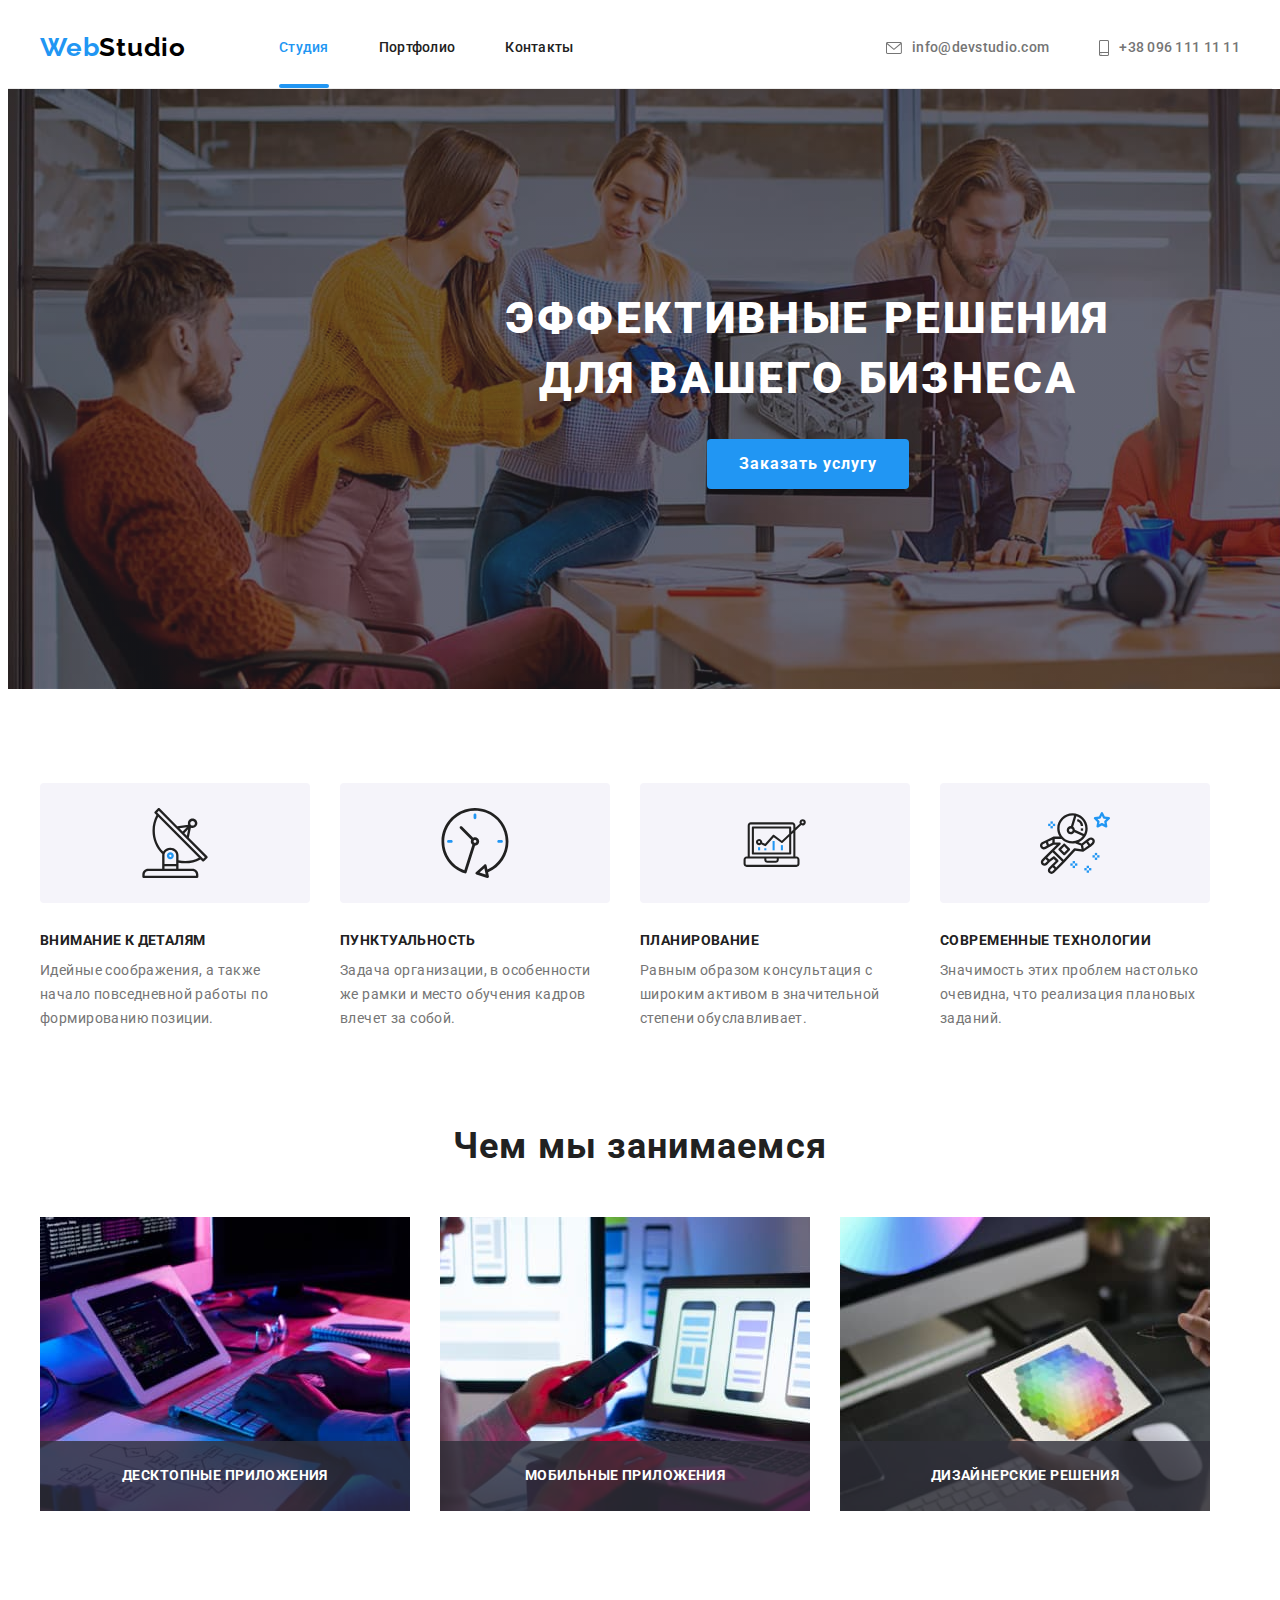
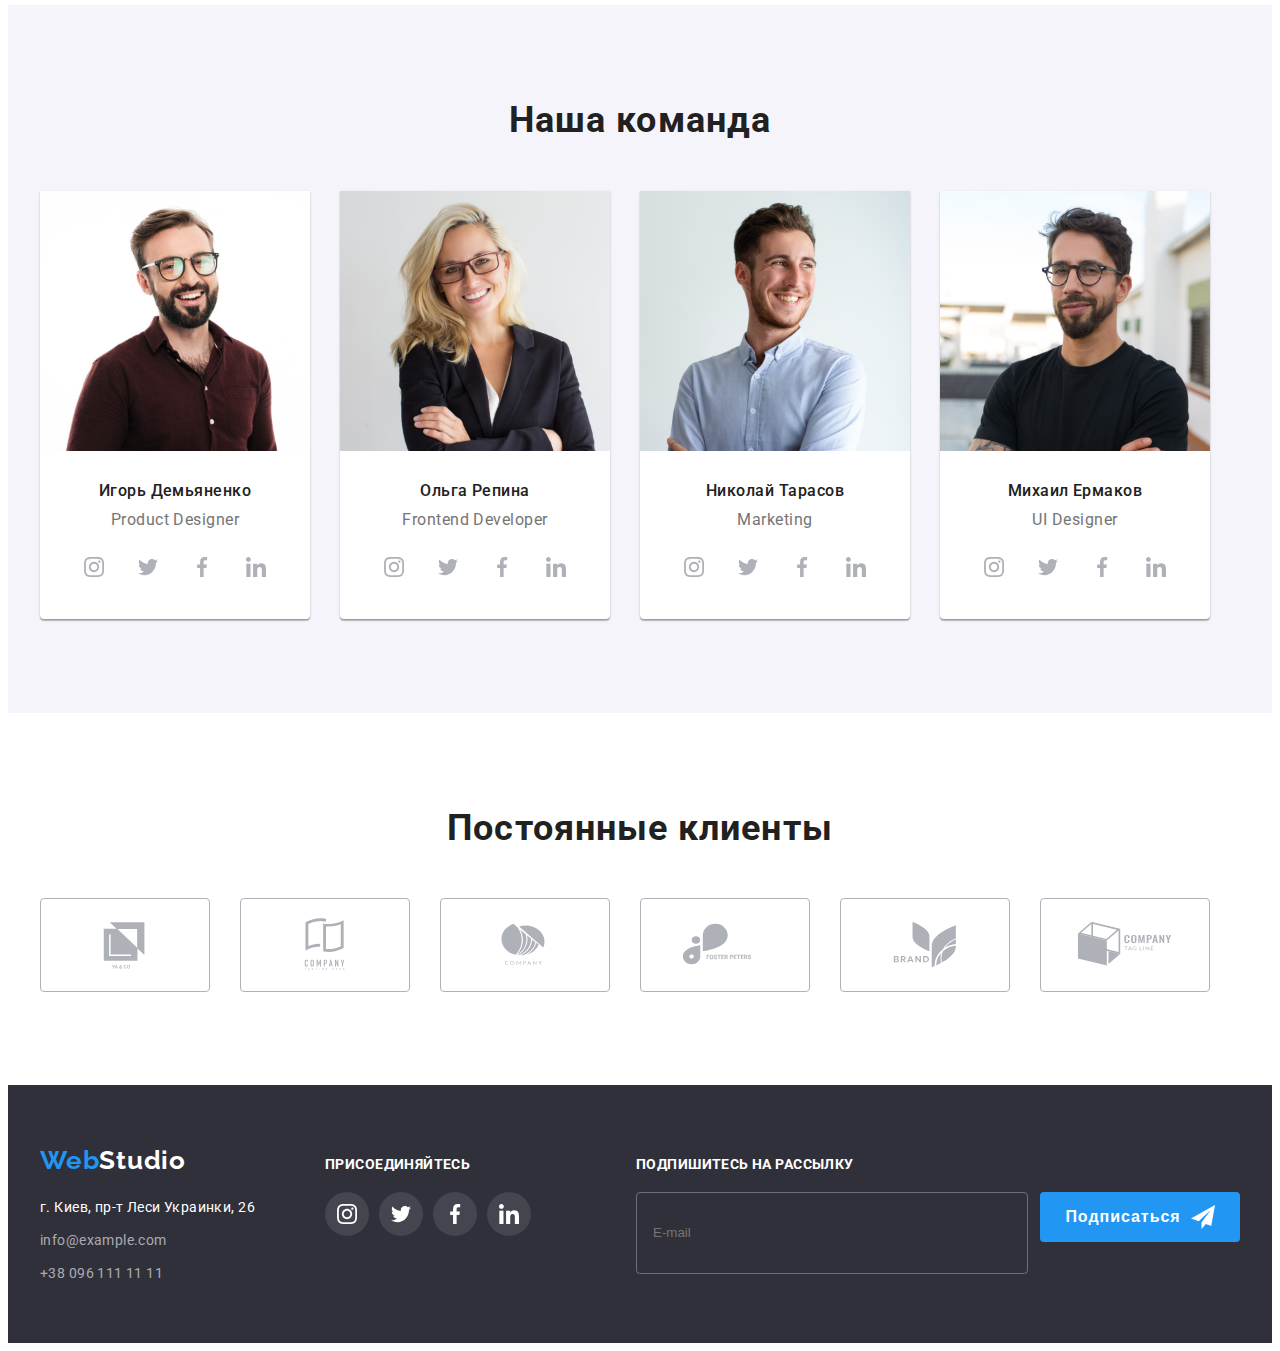
<file: index.html>
<!DOCTYPE html>
<html lang="ru">
  <head>
    <meta charset="UTF-8" />
    <meta http-equiv="X-UA-Compatible" content="IE=edge" />
    <meta name="viewport" content="width=device-width, initial-scale=1.0" />
    <link
      href="https://fonts.googleapis.com/css2?family=Raleway:wght@700&display=swap"
      rel="stylesheet"
    />
    <link
      href="https://fonts.googleapis.com/css2?family=Roboto:wght@400;500;700;900&display=swap"
      rel="stylesheet"
    />
    <link
      rel="stylesheet"
      href="https://cdnjs.cloudflare.com/ajax/libs/modern-normalize/1.1.0/modern-normalize.min.css"
      integrity="sha512-wpPYUAdjBVSE4KJnH1VR1HeZfpl1ub8YT/NKx4PuQ5NmX2tKuGu6U/JRp5y+Y8XG2tV+wKQpNHVUX03MfMFn9Q=="
      crossorigin="anonymous"
      referrerpolicy="no-referrer"
    />
    <link rel="stylesheet" href="./css/main.min.css" />
    <title>WebStudio</title>
  </head>
  <body class="body">
    <header class="header-site">
      <div class="container-site">
        <nav class="header-nav">
          <a class="header-nav__logo logo" href="./index.html" lang="en"
            >Web<span class="header-nav__logo-text">Studio</span></a
          >
          <ul class="header-list list">
            <li class="header-list__item"><a class="header-list__link link current" href="">Студия</a></li>
            <li class="header-list__item">
              <a class="header-list__link link" href="./portfolio.html">Портфолио</a>
            </li>
            <li class="header-list__item"><a class="header-list__link link" href="">Контакты</a></li>
          </ul>
        </nav>
        <ul class="header-contact list">
          <li class="header-contact__item">
            <a class="header-contact__link-mail link" href="mailto:info@devstudio.com">
              <svg class="header-contact__icon" width="16" height="12">
                <use href="./images/icons.svg#icon-envelope"></use>
              </svg>
              info@devstudio.com</a
            >
          </li>
          <li class="header-contact__item">
            <a class="header-tel link" href="tel:+380961111111"
              ><svg class="header-contact__icon" width="10" height="16">
                <use href="./images/icons.svg#icon-smartphone"></use>
              </svg>
              +38 096 111 11 11</a
            >
          </li>
        </ul>
      </div>
    </header>
    <main class="main-index">
      <section class="hero">
        <div class="container-site">
          <h1 class="hero__title">Эффективные решения для вашего бизнеса</h1>
          <button class="hero__btn" type="button" data-modal-open>Заказать услугу</button>
        </div>
      </section>
      <section class="qualities">
        <div class="container-site">
          <h2 class="qualities__title" hidden>Качества</h2>
          <ul class="qualities__list list">
            <li class="qualities__item">
              <div class="qualities__icon-background">
                <svg class="qualities__icon" width="70" height="70">
                  <use href="./images/icons.svg#icon-antenna"></use>
                </svg>
              </div>
              <h3 class="qualities__top-text top-text">Внимание к деталям</h3>
              <p class="qualities__bottom-text bottom-text">
                Идейные соображения, а также начало повседневной работы по формированию позиции.
              </p>
            </li>
            <li class="qualities__item">
              <div class="qualities__icon-background">
                <svg class="qualities__icon" width="70" height="70">
                  <use href="./images/icons.svg#icon-clock"></use>
                </svg>
              </div>
              <h3 class="qualities__top-text top-text">Пунктуальность</h3>
              <p class="qualities__bottom-text bottom-text">
                Задача организации, в особенности же рамки и место обучения кадров влечет за собой.
              </p>
            </li>
            <li class="qualities__item">
              <div class="qualities__icon-background">
                <svg class="qualities__icon" width="70" height="70">
                  <use href="./images/icons.svg#icon-diagram"></use>
                </svg>
              </div>
              <h3 class="qualities__top-text top-text">Планирование</h3>
              <p class="qualities__bottom-text bottom-text">
                Равным образом консультация с широким активом в значительной степени обуславливает.
              </p>
            </li>
            <li class="qualities__item">
              <div class="qualities__icon-background">
                <svg class="qualities__icon" width="70" height="70">
                  <use href="./images/icons.svg#icon-astronaut"></use>
                </svg>
              </div>
              <h3 class="qualities__top-text top-text">Современные технологии</h3>
              <p class="qualities__bottom-text bottom-text">
                Значимость этих проблем настолько очевидна, что реализация плановых заданий.
              </p>
            </li>
          </ul>
        </div>
      </section>
      <section class="skills">
        <div class="container-site">
          <h2 class="skills__title">Чем мы занимаемся</h2>
          <ul class="skills__list list">
            <li class="skills__item">
              <img
                class="skills__img img"
                src="./images/box_1.jpg"
                alt="Разработка сайта"
                width="370"
                height="294"
              />
              <div class="skills__container-text">
                <p class="skill__text">Десктопные приложения</p>
              </div>
            </li>
            <li class="skills__item">
              <img
                class="skills__img img"
                src="./images/box_2.jpg"
                alt="Оптимизация сайта"
                width="370"
                height="294"
              />
              <div class="skills__container-text">
                <p class="skill__text">Мобильные приложения</p>
              </div>
            </li>
            <li class="skills__item">
              <img
                class="skills__img img"
                src="./images/box_3.jpg"
                alt="Работа с палитрой цветов"
                width="370"
                height="294"
              />
              <div class="skills__container-text">
                <p class="skill__text">Дизайнерские решения</p>
              </div>
            </li>
          </ul>
        </div>
      </section>
      <section class="team">
        <div class="container-site">
          <h2 class="team__title">Наша команда</h2>
          <ul class="team__list list">
            <li class="team__item">
              <img
                class="team__img img"
                src="./images/img_1.jpg"
                alt="Product Designer"
                width="270"
                height="260"
              />
              <div class="specialist">
                <h3 class="specialist__team-member">Игорь Демьяненко</h3>
                <p class="specialist__tech-skill" lang="en">Product Designer</p>
                <ul class="specialist__social-list list">
                  <li class="specialist__social-item">
                    <a class="specialist__social-link" aria-label="Инстаграм" href="#"
                      ><svg class="specialist__social-icon" width="20" height="20">
                        <use href="./images/icons.svg#icon-instagram"></use></svg
                    ></a>
                  </li>
                  <li class="specialist__social-item">
                    <a class="specialist__social-link" aria-label="Твиттер" href="#"
                      ><svg class="specialist__social-icon" width="20" height="20">
                        <use href="./images/icons.svg#icon-twitter"></use></svg
                    ></a>
                  </li>
                  <li class="specialist__social-item">
                    <a class="specialist__social-link" aria-label="Фейсбук" href="#"
                      ><svg class="specialist__social-icon" width="20" height="20">
                        <use href="./images/icons.svg#icon-facebook"></use></svg
                    ></a>
                  </li>
                  <li class="specialist__social-item">
                    <a class="specialist__social-link" aria-label="Линкедин" href="#"
                      ><svg class="specialist__social-icon" width="20" height="20">
                        <use href="./images/icons.svg#icon-linkedin"></use></svg
                    ></a>
                  </li>
                </ul>
              </div>
            </li>
            <li class="team__item">
              <img
                class="team__img img"
                src="./images/img_2.jpg"
                alt="Frontend Developer"
                width="270"
                height="260"
              />
              <div class="specialist">
                <h3 class="specialist__team-member">Ольга Репина</h3>
                <p class="specialist__tech-skill" lang="en">Frontend Developer</p>
                <ul class="specialist__social-list list">
                  <li class="specialist__social-item">
                    <a class="specialist__social-link" aria-label="Инстаграм" href="#"
                      ><svg class="specialist__social-icon" width="20" height="20">
                        <use href="./images/icons.svg#icon-instagram"></use></svg
                    ></a>
                  </li>
                  <li class="specialist__social-item">
                    <a class="specialist__social-link" aria-label="Твиттер" href="#"
                      ><svg class="specialist__social-icon" width="20" height="20">
                        <use href="./images/icons.svg#icon-twitter"></use></svg
                    ></a>
                  </li>
                  <li class="specialist__social-item">
                    <a class="specialist__social-link" aria-label="Фейсбук" href="#"
                      ><svg class="specialist__social-icon" width="20" height="20">
                        <use href="./images/icons.svg#icon-facebook"></use></svg
                    ></a>
                  </li>
                  <li class="specialist__social-item">
                    <a class="specialist__social-link" aria-label="Линкедин" href="#"
                      ><svg class="specialist__social-icon" width="20" height="20">
                        <use href="./images/icons.svg#icon-linkedin"></use></svg
                    ></a>
                  </li>
                </ul>
              </div>
            </li>
            <li class="team__item">
              <img
                class="team__img img"
                src="./images/img_3.jpg"
                alt="Marketing"
                width="270"
                height="260"
              />
              <div class="specialist">
                <h3 class="specialist__team-member">Николай Тарасов</h3>
                <p class="specialist__tech-skill" lang="en">Marketing</p>
                <ul class="specialist__social-list list">
                  <li class="specialist__social-item">
                    <a class="specialist__social-link" aria-label="Инстаграм" href="#"
                      ><svg class="specialist__social-icon" width="20" height="20">
                        <use href="./images/icons.svg#icon-instagram"></use></svg
                    ></a>
                  </li>
                  <li class="specialist__social-item">
                    <a class="specialist__social-link" aria-label="Твиттер" href="#"
                      ><svg class="specialist__social-icon" width="20" height="20">
                        <use href="./images/icons.svg#icon-twitter"></use></svg
                    ></a>
                  </li>
                  <li class="specialist__social-item">
                    <a class="specialist__social-link" aria-label="Фейсбук" href="#"
                      ><svg class="specialist__social-icon" width="20" height="20">
                        <use href="./images/icons.svg#icon-facebook"></use></svg
                    ></a>
                  </li>
                  <li class="specialist__social-item">
                    <a class="specialist__social-link" aria-label="Линкедин" href="#"
                      ><svg class="specialist__social-icon" width="20" height="20">
                        <use href="./images/icons.svg#icon-linkedin"></use></svg
                    ></a>
                  </li>
                </ul>
              </div>
            </li>
            <li class="team__item">
              <img
                class="team__img img"
                src="./images/img_4.jpg"
                alt="UI Designer"
                width="270"
                height="260"
              />
              <div class="specialist">
                <h3 class="specialist__team-member">Михаил Ермаков</h3>
                <p class="specialist__tech-skill" lang="en">UI Designer</p>
                <ul class="specialist__social-list list">
                  <li class="specialist__social-item">
                    <a class="specialist__social-link" aria-label="Инстаграм" href="#"
                      ><svg class="specialist__social-icon" width="20" height="20">
                        <use href="./images/icons.svg#icon-instagram"></use></svg
                    ></a>
                  </li>
                  <li class="specialist__social-item">
                    <a class="specialist__social-link" aria-label="Твиттер" href="#"
                      ><svg class="specialist__social-icon" width="20" height="20">
                        <use href="./images/icons.svg#icon-twitter"></use></svg
                    ></a>
                  </li>
                  <li class="specialist__social-item">
                    <a class="specialist__social-link" aria-label="Фейсбук" href="#"
                      ><svg class="specialist__social-icon" width="20" height="20">
                        <use href="./images/icons.svg#icon-facebook"></use></svg
                    ></a>
                  </li>
                  <li class="specialist__social-item">
                    <a class="specialist__social-link" aria-label="Линкедин" href="#"
                      ><svg class="specialist__social-icon" width="20" height="20">
                        <use href="./images/icons.svg#icon-linkedin"></use></svg
                    ></a>
                  </li>
                </ul>
              </div>
            </li>
          </ul>
        </div>
      </section>
      <section class="clients">
        <div class="container-site">
          <h2 class="clients__title">Постоянные клиенты</h2>
          <ul class="clients__list list">
            <li class="clients__item">
              <a href="#" class="clients__link"
                ><svg class="clients__icon" width="106" height="60">
                  <use href="./images/icons.svg#icon-logo1"></use></svg
              ></a>
            </li>
            <li class="clients__item">
              <a href="#" class="clients__link"
                ><svg class="clients__icon" width="106" height="60">
                  <use href="./images/icons.svg#icon-logo2"></use></svg
              ></a>
            </li>
            <li class="clients__item">
              <a href="#" class="clients__link"
                ><svg class="clients__icon" width="106" height="60">
                  <use href="./images/icons.svg#icon-logo3"></use></svg
              ></a>
            </li>
            <li class="clients__item">
              <a href="#" class="clients__link"
                ><svg class="clients__icon" width="106" height="60">
                  <use href="./images/icons.svg#icon-logo4"></use></svg
              ></a>
            </li>
            <li class="clients__item">
              <a href="#" class="clients__link"
                ><svg class="clients__icon" width="106" height="60">
                  <use href="./images/icons.svg#icon-logo5"></use></svg
              ></a>
            </li>
            <li class="clients__item">
              <a href="#" class="clients__link"
                ><svg class="clients__icon" width="106" height="60">
                  <use href="./images/icons.svg#icon-logo6"></use></svg
              ></a>
            </li>
          </ul>
        </div>
      </section>
    </main>
    <footer class="footer">
      <div class="container-site">
        <div class="footer__info">
          <a class="footer__logo logo" href="./index.html" lang="en"
            >Web<span class="footer__logo-text">Studio</span></a
          >
          <address class="footer__address">
            <ul class="footer__address-list list">
              <li class="footer__address-item">
                <a
                  class="footer__address-link link"
                  href="https://goo.gl/maps/AfiXT937UJEUaa5J6"
                  target="_blank"
                  rel="noopener noreferrel nofollow"
                  >г. Киев, пр-т Леси Украинки, 26</a
                >
              </li>
              <li class="footer__address-item">
                <a class="footer__address-mail link" href="mailto:info@example.com">info@example.com</a>
              </li>
              <li class="footer__address-item">
                <a class="footer__address-tel link" href="tel:+380961111111">+38 096 111 11 11</a>
              </li>
            </ul>
          </address>
        </div>
        <div class="footer-social">
          <p class="footer__bottom-text">присоединяйтесь</p>
          <ul class="footer-social__list list">
            <li class="footer-social__item">
              <a class="footer-social__link" aria-label="Инстаграм" href="#"
                ><svg class="footer-social__icon" width="20" height="20">
                  <use href="./images/icons.svg#icon-instagram"></use></svg
              ></a>
            </li>
            <li class="footer-social__item">
              <a class="footer-social__link" aria-label="Твиттер" href="#"
                ><svg class="footer-social__icon" width="20" height="20">
                  <use href="./images/icons.svg#icon-twitter"></use></svg
              ></a>
            </li>
            <li class="footer-social__item">
              <a class="footer-social__link" aria-label="Фейсбук" href="#"
                ><svg class="footer-social__icon" width="20" height="20">
                  <use href="./images/icons.svg#icon-facebook"></use></svg
              ></a>
            </li>
            <li class="footer-social__item">
              <a class="footer-social__link" aria-label="Линкедин" href="#"
                ><svg class="footer-social__icon" width="20" height="20">
                  <use href="./images/icons.svg#icon-linkedin"></use></svg
              ></a>
            </li>
          </ul>
        </div>
        <div class="footer-subscribe">
          <p class="footer__bottom-text">Подпишитесь на рассылку</p>
          <form class="footer-subscribe__zone">
            <input
              type="text"
              class="footer-subscribe__input"
              name="email"
              id="subscribe-input"
              placeholder="E-mail"
            />
            <button type="submit" class="footer-subscribe__btn">
              Подписаться<svg class="footer-subscribe__icon" width="24" height="24">
                <use href="./images/icons.svg#icon-send"></use>
              </svg>
            </button>
          </form>
        </div>
      </div>
    </footer>
    <div class="backdrop is-hidden" data-modal>
      <div class="modal">
        <button class="modal__btn-close" data-modal-close>
          <svg class="modal__icon-close" width="18" height="18">
            <use href="./images/icons.svg#icon-close"></use>
          </svg>
        </button>
        <p class="modal__title">Оставьте свои данные, мы вам перезвоним</p>
        <form>
          <div class="modal__field">
            <label for="user-name" class="modal__label">Имя</label>
            <div class="modal__input-wrap">
              <input
                type="text"
                class="modal__input"
                name="user-name"
                id="user-name"
                minlength="2"
                required
              />

              <svg class="modal__input-icon" width="18" height="18">
                <use href="./images/icons.svg#icon-user"></use>
              </svg>
            </div>
          </div>
          <div class="modal__field">
            <label for="user-tel" class="modal__label">Телефон</label>
            <div class="modal__input-wrap">
              <input
                type="tel"
                class="modal__input"
                name="user-tel"
                id="user-tel"
                maxlength="13"
                required
              />

              <svg class="modal__input-icon" width="18" height="18">
                <use href="./images/icons.svg#icon-tel-modal"></use>
              </svg>
            </div>
          </div>
          <div class="modal__field">
            <label for="user-email" class="modal__label">Почта</label>
            <div class="modal__input-wrap">
              <input type="email" class="modal__input" name="user-email" id="user-email" required />
              <svg class="modal__input-icon" width="18" height="18">
                <use href="./images/icons.svg#icon-email-modal"></use>
              </svg>
            </div>
          </div>
          <div class="modal__field-comment">
            <label class="modal__label" for="user-text">Комментарий</label>
            <textarea
              name="user-text"
              id="user-text"
              placeholder="Введите текст"
              class="modal__text"
            ></textarea>
          </div>
          <div class="modal__field-check">
            <input
              type="checkbox"
              class="modal__input-check visually-hidden"
              id="input-check"
              name="policy"
              value="policy"
            />
            <label for="input-check" class="modal__check-text"
              ><span class="modal__check-icon-border"
                ><svg class="modal__icon-check" width="16" height="15">
                  <use href="./images/icons.svg#icon-accept"></use></svg
              ></span>
              Соглашаюсь с рассылкой и принимаю&nbsp;<a href="#" class="modal__link-policy"
                >Условия договора</a
              ></label
            >
          </div>
          <button type="submit" class="modal__btn-submit">Отправить</button>
        </form>
      </div>
    </div>
    <script src="./js/modal.js"></script>
  </body>
</html>
</file>
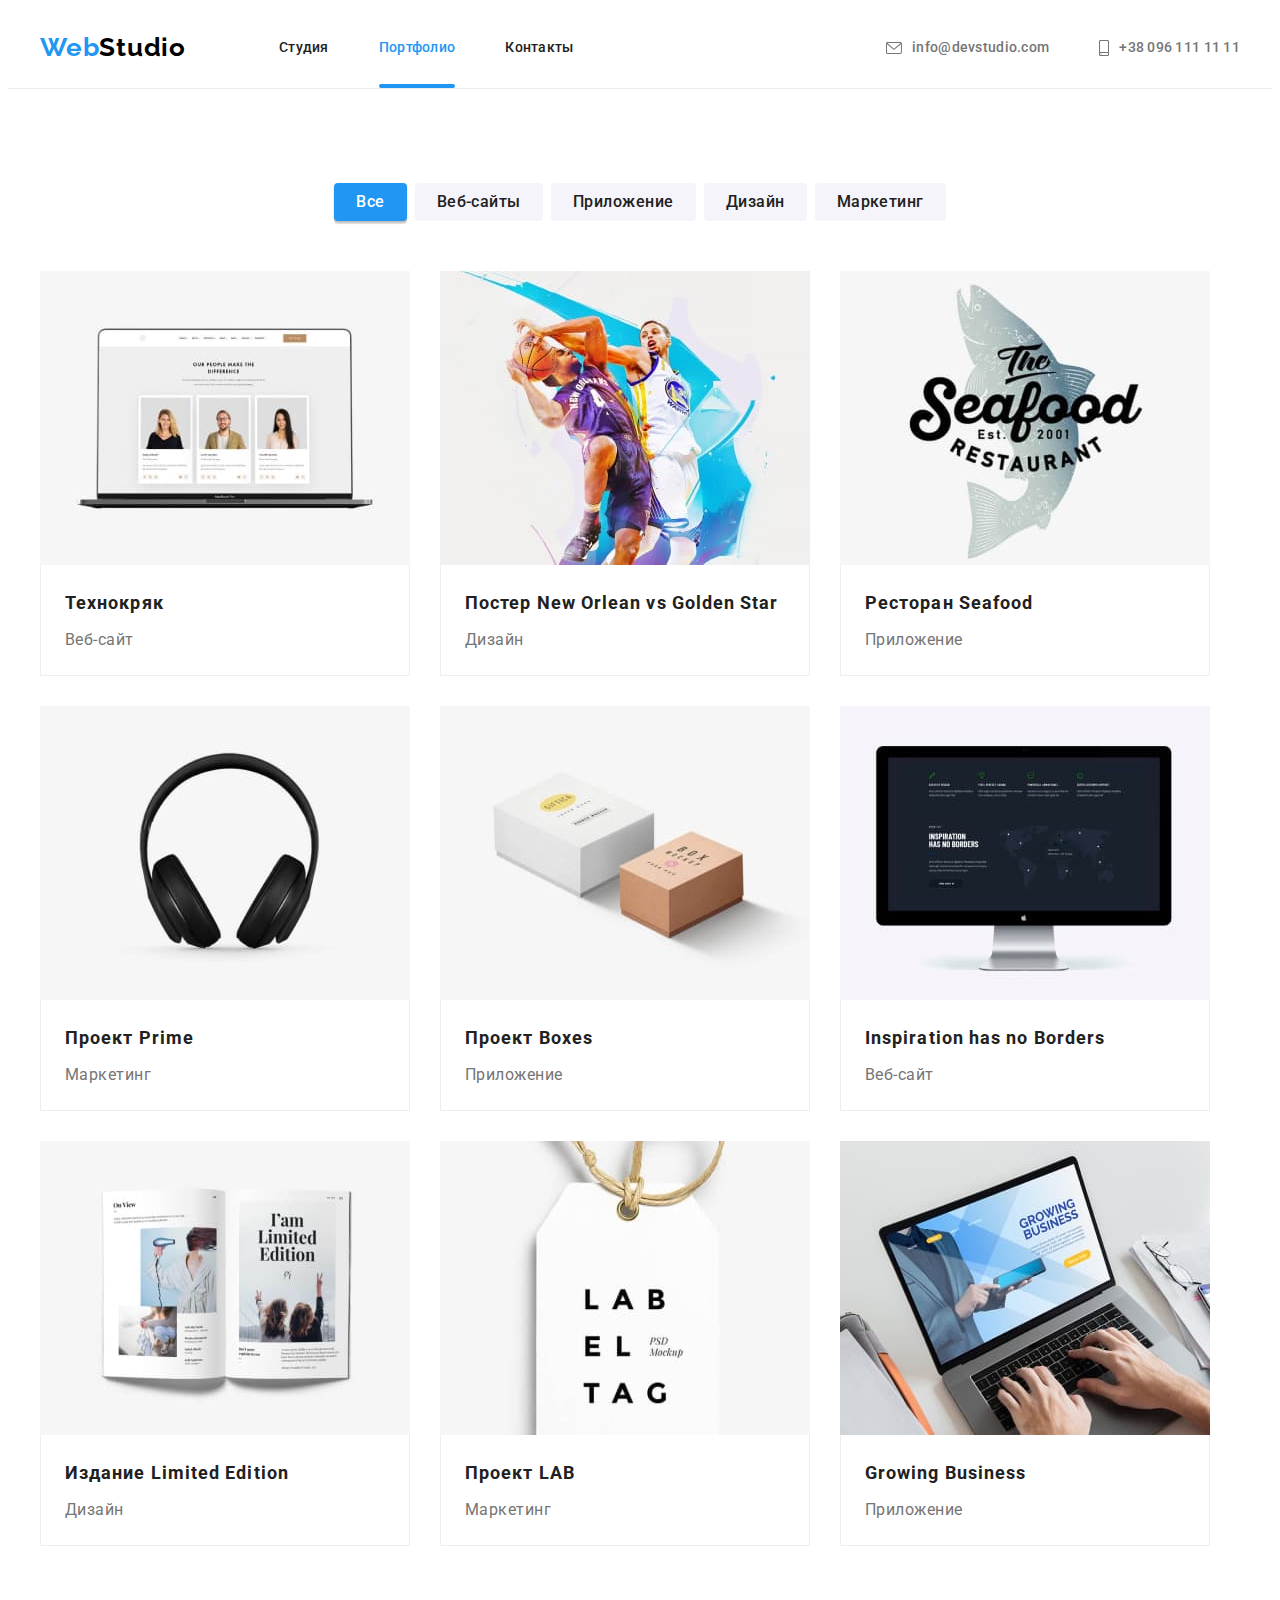
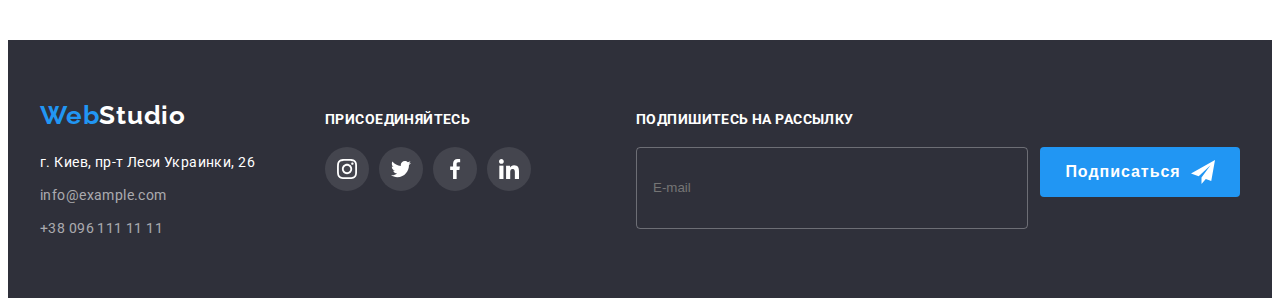
<file: portfolio.html>
<!DOCTYPE html>
<html lang="ru">
  <head>
    <meta charset="UTF-8" />
    <meta http-equiv="X-UA-Compatible" content="IE=edge" />
    <meta name="viewport" content="width=device-width, initial-scale=1.0" />
    <link
      href="https://fonts.googleapis.com/css2?family=Raleway:wght@700&display=swap"
      rel="stylesheet"
    />
    <link
      href="https://fonts.googleapis.com/css2?family=Roboto:wght@400;500;700;900&display=swap"
      rel="stylesheet"
    />
    <link
      rel="stylesheet"
      href="https://cdnjs.cloudflare.com/ajax/libs/modern-normalize/1.1.0/modern-normalize.min.css"
      integrity="sha512-wpPYUAdjBVSE4KJnH1VR1HeZfpl1ub8YT/NKx4PuQ5NmX2tKuGu6U/JRp5y+Y8XG2tV+wKQpNHVUX03MfMFn9Q=="
      crossorigin="anonymous"
      referrerpolicy="no-referrer"
    />
    <link rel="stylesheet" href="./css/main.min.css" />
    <title>portfolio</title>
  </head>
  <body class="body">
    <header class="header-site">
      <div class="container-site">
        <nav class="header-nav">
          <a class="header-nav__logo logo" href="./index.html" lang="en"
            >Web<span class="header-nav__logo-text">Studio</span></a
          >
          <ul class="header-list list">
            <li class="header-list__item">
              <a class="header-list__link link" href="./index.html">Студия</a>
            </li>
            <li class="header-list__item">
              <a class="header-list__link link current" href="./portfolio.html">Портфолио</a>
            </li>
            <li class="header-list__item">
              <a class="header-list__link link" href="">Контакты</a>
            </li>
          </ul>
        </nav>
        <ul class="header-contact list">
          <li class="header-contact__item">
            <a class="header-contact__link-mail link" href="mailto:info@devstudio.com">
              <svg class="header-contact__icon" width="16" height="12">
                <use href="./images/icons.svg#icon-envelope"></use>
              </svg>
              info@devstudio.com</a
            >
          </li>
          <li class="header-contact__item">
            <a class="header-tel link" href="tel:+380961111111"
              ><svg class="header-contact__icon" width="10" height="16">
                <use href="./images/icons.svg#icon-smartphone"></use>
              </svg>
              +38 096 111 11 11</a
            >
          </li>
        </ul>
      </div>
    </header>
    <main class="main-portfolio">
      <section class="types-of-projects">
        <div class="container-site">
          <h1 class="types-of-projects__titles" hidden>Types of projects</h1>
          <ul class="types-of-projects__list list">
            <li class="types-of-projects__item">
              <button class="types-of-projects__btn painted" type="button">Все</button>
            </li>
            <li class="types-of-projects__item">
              <button class="types-of-projects__btn" type="button">Веб-сайты</button>
            </li>
            <li class="types-of-projects__item">
              <button class="types-of-projects__btn" type="button">Приложение</button>
            </li>
            <li class="types-of-projects__item">
              <button class="types-of-projects__btn" type="button">Дизайн</button>
            </li>
            <li class="types-of-projects__item">
              <button class="types-of-projects__btn" type="button">Маркетинг</button>
            </li>
          </ul>
          <ul class="projects-list list">
            <li class="project-item">
              <a class="project-link link" href="#">
                <div class="project-hover-container">
                  <img
                    class="project-img"
                    src="./images/portfolio1.jpg"
                    alt="Технокряк"
                    width="370"
                    height="294"
                  />
                  <p class="project-hover-text">
                    Ресурс предлагает комплексные предложения с разным уровнем функционала и
                    сервисов. Все это позволит посетителю получить исчерпывающие сведения о компании
                    или частном лице.
                  </p>
                </div>
                <div class="project-item-container">
                  <h2 class="project-top-text top-text">Технокряк</h2>
                  <p class="project-bottom-text bottom-text">Веб-сайт</p>
                </div>
              </a>
            </li>
            <li class="project-item">
              <a class="project-link link" href="#">
                <div class="project-hover-container">
                  <img
                    class="project-img"
                    src="./images/portfolio2.jpg"
                    alt="Постер New Orlean vs Golden Star"
                    width="370"
                    height="294"
                  />
                  <p class="project-hover-text">
                    Ресурс предлагает комплексные предложения с разным уровнем функционала и
                    сервисов. Все это позволит посетителю получить исчерпывающие сведения о компании
                    или частном лице.
                  </p>
                </div>
                <div class="project-item-container">
                  <h2 class="project-top-text top-text">
                    Постер
                    <span class="project-top-text top-text" lang="en"
                      >New Orlean vs Golden Star</span
                    >
                  </h2>
                  <p class="project-bottom-text bottom-text">Дизайн</p>
                </div>
              </a>
            </li>
            <li class="project-item">
              <a class="project-link link" href="#">
                <div class="project-hover-container">
                  <img
                    class="project-img"
                    src="./images/portfolio3.jpg"
                    alt="Ресторан Seafood"
                    width="370"
                    height="294"
                  />
                  <p class="project-hover-text">
                    Ресурс предлагает комплексные предложения с разным уровнем функционала и
                    сервисов. Все это позволит посетителю получить исчерпывающие сведения о компании
                    или частном лице.
                  </p>
                </div>
                <div class="project-item-container">
                  <h2 class="project-top-text top-text">
                    Ресторан <span class="project-top-text top-text" lang="en">Seafood</span>
                  </h2>
                  <p class="project-bottom-text bottom-text">Приложение</p>
                </div>
              </a>
            </li>
            <li class="project-item">
              <a class="project-link link" href="#">
                <div class="project-hover-container">
                  <img
                    class="project-img"
                    src="./images/portfolio4.jpg"
                    alt="Проект Prime"
                    width="370"
                    height="294"
                  />
                  <p class="project-hover-text">
                    Ресурс предлагает комплексные предложения с разным уровнем функционала и
                    сервисов. Все это позволит посетителю получить исчерпывающие сведения о компании
                    или частном лице.
                  </p>
                </div>
                <div class="project-item-container">
                  <h2 class="project-top-text top-text">
                    Проект <span class="project-top-text top-text" lang="en">Prime</span>
                  </h2>
                  <p class="project-bottom-text bottom-text">Маркетинг</p>
                </div>
              </a>
            </li>
            <li class="project-item">
              <a class="project-link link" href="#">
                <div class="project-hover-container">
                  <img
                    class="project-img"
                    src="./images/portfolio5.jpg"
                    alt="Проект Boxes"
                    width="370"
                    height="294"
                  />
                  <p class="project-hover-text">
                    Ресурс предлагает комплексные предложения с разным уровнем функционала и
                    сервисов. Все это позволит посетителю получить исчерпывающие сведения о компании
                    или частном лице.
                  </p>
                </div>
                <div class="project-item-container">
                  <h2 class="project-top-text top-text">
                    Проект <span class="project-top-text top-text" lang="en">Boxes</span>
                  </h2>
                  <p class="project-bottom-text bottom-text">Приложение</p>
                </div>
              </a>
            </li>
            <li class="project-item">
              <a class="project-link link" href="#">
                <div class="project-hover-container">
                  <img
                    class="project-img"
                    src="./images/portfolio6.jpg"
                    alt="Inspiration has no Borders"
                    width="370"
                    height="294"
                  />
                  <p class="project-hover-text">
                    Ресурс предлагает комплексные предложения с разным уровнем функционала и
                    сервисов. Все это позволит посетителю получить исчерпывающие сведения о компании
                    или частном лице.
                  </p>
                </div>
                <div class="project-item-container">
                  <h2 class="project-top-text top-text" lang="en">Inspiration has no Borders</h2>
                  <p class="project-bottom-text bottom-text">Веб-сайт</p>
                </div>
              </a>
            </li>
            <li class="project-item">
              <a class="project-link link" href="#">
                <div class="project-hover-container">
                  <img
                    class="project-img"
                    src="./images/portfolio7.jpg"
                    alt="Издание Limited Edition"
                    width="370"
                    height="294"
                  />
                  <p class="project-hover-text">
                    Ресурс предлагает комплексные предложения с разным уровнем функционала и
                    сервисов. Все это позволит посетителю получить исчерпывающие сведения о компании
                    или частном лице.
                  </p>
                </div>
                <div class="project-item-container">
                  <h2 class="project-top-text top-text">
                    Издание <span class="project-top-text top-text" lang="en">Limited Edition</span>
                  </h2>
                  <p class="project-bottom-text bottom-text">Дизайн</p>
                </div>
              </a>
            </li>
            <li class="project-item">
              <a class="project-link link" href="#">
                <div class="project-hover-container">
                  <img
                    class="project-img"
                    src="./images/portfolio8.jpg"
                    alt="Проект LAB"
                    width="370"
                    height="294"
                  />
                  <p class="project-hover-text">
                    Ресурс предлагает комплексные предложения с разным уровнем функционала и
                    сервисов. Все это позволит посетителю получить исчерпывающие сведения о компании
                    или частном лице.
                  </p>
                </div>
                <div class="project-item-container">
                  <h2 class="project-top-text top-text">
                    Проект <span class="project-top-text top-text" lang="en">LAB</span>
                  </h2>
                  <p class="project-bottom-text bottom-text">Маркетинг</p>
                </div>
              </a>
            </li>
            <li class="project-item">
              <a class="project-link link" href="#">
                <div class="project-hover-container">
                  <img
                    class="project-img"
                    src="./images/portfolio9.jpg"
                    alt="Growing Business"
                    width="370"
                    height="294"
                  />
                  <p class="project-hover-text">
                    Ресурс предлагает комплексные предложения с разным уровнем функционала и
                    сервисов. Все это позволит посетителю получить исчерпывающие сведения о компании
                    или частном лице.
                  </p>
                </div>
                <div class="project-item-container">
                  <h2 class="project-top-text top-text" lang="en">Growing Business</h2>
                  <p class="project-bottom-text bottom-text">Приложение</p>
                </div>
              </a>
            </li>
          </ul>
        </div>
      </section>
    </main>
    <footer class="footer">
      <div class="container-site">
        <div class="footer__info">
          <a class="footer__logo logo" href="./index.html" lang="en"
            >Web<span class="footer__logo-text">Studio</span></a
          >
          <address class="footer__address">
            <ul class="footer__address-list list">
              <li class="footer__address-item">
                <a
                  class="footer__address-link link"
                  href="https://goo.gl/maps/AfiXT937UJEUaa5J6"
                  target="_blank"
                  rel="noopener noreferrel nofollow"
                  >г. Киев, пр-т Леси Украинки, 26</a
                >
              </li>
              <li class="footer__address-item">
                <a class="footer__address-mail link" href="mailto:info@example.com"
                  >info@example.com</a
                >
              </li>
              <li class="footer__address-item">
                <a class="footer__address-tel link" href="tel:+380961111111">+38 096 111 11 11</a>
              </li>
            </ul>
          </address>
        </div>
        <div class="footer-social">
          <p class="footer__bottom-text">присоединяйтесь</p>
          <ul class="footer-social__list list">
            <li class="footer-social__item">
              <a class="footer-social__link" aria-label="Инстаграм" href="#"
                ><svg class="footer-social__icon" width="20" height="20">
                  <use href="./images/icons.svg#icon-instagram"></use></svg
              ></a>
            </li>
            <li class="footer-social__item">
              <a class="footer-social__link" aria-label="Твиттер" href="#"
                ><svg class="footer-social__icon" width="20" height="20">
                  <use href="./images/icons.svg#icon-twitter"></use></svg
              ></a>
            </li>
            <li class="footer-social__item">
              <a class="footer-social__link" aria-label="Фейсбук" href="#"
                ><svg class="footer-social__icon" width="20" height="20">
                  <use href="./images/icons.svg#icon-facebook"></use></svg
              ></a>
            </li>
            <li class="footer-social__item">
              <a class="footer-social__link" aria-label="Линкедин" href="#"
                ><svg class="footer-social__icon" width="20" height="20">
                  <use href="./images/icons.svg#icon-linkedin"></use></svg
              ></a>
            </li>
          </ul>
        </div>
        <div class="footer-subscribe">
          <p class="footer__bottom-text">Подпишитесь на рассылку</p>
          <form class="footer-subscribe__zone">
            <input
              type="text"
              class="footer-subscribe__input"
              name="email"
              id="subscribe-input"
              placeholder="E-mail"
            />
            <button type="submit" class="footer-subscribe__btn">
              Подписаться<svg class="footer-subscribe__icon" width="24" height="24">
                <use href="./images/icons.svg#icon-send"></use>
              </svg>
            </button>
          </form>
        </div>
      </div>
    </footer>
  </body>
</html>
</file>
<file: css/main.min.css>
:root{--logo-color-blue: #2196f3;--logo-color-white: #ffffff;--logo-color-black: #2f303a;--logo-span-color: #000;--contacts-color: #757575;--header-background-color: #ffffff;--header-list__link-color: #212121;--header-link-hover: #2196f3;--hero-background-color: #2f303a;--hero__title-color: #ffffff;--hero-button-background-color: #2196f3;--hero-button-color: #ffffff;--hero-button-background-color-focus-hover: #188ce8;--qualities-skills-background-color: #ffffff;--skills__title-color: #212121;--team-background-colour: #f5f4fa;--team__title-color: #212121;--specialist__team-member-color: #212121;--specialist__tech-skill-color: #757575;--footer-color: #2f303a;--footer__address-link-color: #ffffff;--footer-color-tel-mail: rgba(255, 255, 255, 0.6);--footer__bottom-text-color: #ffffff;--top-text-color: #212121;--bottom-text-color: #757575;--curent-color: #2196f3;--types-of-projects__btn-hover-focus-color: #ffffff;--types-of-projects__btn-hover-focus-background-color: #2196f3;--types-of-projects__btn-color: #212121;--types-of-projects__btn-background-color: #f5f4fa;--portfolio-background-color: #ffffff;--cursor-button: pointer;--team__item-background-color: #ffffff;--clients__title: #212121;--animation: cubic-bezier(0.4, 0, 0.2, 1);--accent-color-modal: #2196f3}p,h1,h2,h3,h4,h5,h6,ul,ol{margin:0;padding:0}img{display:block;max-width:100%;height:auto}.body{font-family:"Roboto","Times New Roman",sans-serif;color:var(--top-text-color)}.list{list-style:none}.top-text{color:var(--top-text-color)}.bottom-text{color:var(--bottom-text-color)}.link,.logo{text-decoration:none;display:block}.visually-hidden{position:absolute;white-space:nowrap;width:1px;height:1px;overflow:hidden;border:0;padding:0;clip:rect(0, 0, 0, 0);clip-path:inset(50%);margin:-1px}.container-site{width:1200px;margin:0 auto;padding:0 15px}.header-site{background-color:var(--header-background-color);border-bottom:1px solid #ececec}.header-site .container-site{display:flex}.link{transition:color 250ms var(--animation)}.header-nav__logo{padding-top:24px;padding-bottom:25px}.header-nav__logo-text{color:var(--logo-span-color)}.logo{margin-right:93px;font-family:"Raleway",sans-serif;font-weight:700;font-size:26px;line-height:1.19;letter-spacing:.03em;color:var(--logo-color-blue)}.header-nav{display:flex}.header-list{display:flex}.header-list__item{position:relative}.header-list__item:not(:last-child){margin-right:50px}.header-list__link{padding-top:32px;padding-bottom:32px;font-weight:500;font-size:14px;line-height:1.14;letter-spacing:.02em;color:var(--header-list__link-color)}.header-list__link::after{width:100%;height:4px;content:"";position:absolute;bottom:0;background-color:#2196f3;border-radius:2px;left:0;transform:scale(0);transition:transform 250ms linear}.header-list__link:hover::after{transform:scale(1)}.header-list__link.current::after{transform:scale(1)}.header-list__link:hover,.header-list__link:focus{color:var(--header-link-hover)}.current{color:var(--curent-color)}.header-contact{align-items:center;display:flex;margin-left:auto}.header-contact__item:first-child{margin-right:50px}.header-contact__link-mail,.header-tel{display:flex;align-items:center;padding:32px 0;font-weight:500;font-size:14px;line-height:1.14;letter-spacing:.02em;color:var(--contacts-color)}.header-contact__link-mail:hover,.header-contact__link-mail:focus,.header-tel:hover,.header-tel:focus{color:var(--header-link-hover)}.header-contact__icon{fill:currentColor;margin-right:10px}.hero{background-color:var(--hero-background-color);background-image:linear-gradient(rgba(47, 48, 58, 0.4), rgba(47, 48, 58, 0.4)),url(../images/hero-bg.jpg);background-repeat:no-repeat;background-position:center;padding-top:200px;padding-bottom:200px;width:1600px;margin:0 auto;background-size:cover}.hero .container-site{text-align:center}.hero__title{margin:0 auto;margin-bottom:30px;max-width:696px;text-align:center;font-weight:900;font-size:44px;line-height:1.36;text-align:center;letter-spacing:.06em;text-transform:uppercase;color:var(--hero__title-color)}.hero__btn{padding:10px 32px;border:none;border-radius:4px;box-shadow:0px 4px 4px rgba(0,0,0,.15);font-family:inherit;font-style:normal;font-weight:700;font-size:16px;line-height:1.88;align-items:center;text-align:center;letter-spacing:.06em;color:var(--hero-button-color);background-color:var(--hero-button-background-color);border-color:var(--hero-button-background-color);cursor:var(--cursor-button);transition:background-color 250ms var(--animation)}.hero__btn:hover,.hero__btn:focus{background:var(--hero-button-background-color-focus-hover)}.qualities{padding-top:94px;padding-bottom:94px;background-color:var(--qualities-skills-background-color)}.qualities__list{display:flex}.qualities__icon-background{display:flex;width:270px;height:120px;justify-content:center;align-items:center;background-color:#f5f4fa;margin-bottom:30px;border-radius:4px}.qualities__item:not(:last-child){margin-right:30px}.qualities__top-text{margin-bottom:10px;font-weight:700;font-size:14px;line-height:1.14;letter-spacing:.03em;text-transform:uppercase;color:var(--top-text-color)}.qualities__bottom-text{max-width:270px;font-weight:400;font-size:14px;line-height:1.71;letter-spacing:.03em;color:var(--bottom-text-color)}.skills{padding-bottom:94px}.skills__title{margin-bottom:50px;font-weight:700;font-size:36px;line-height:1.17;text-align:center;letter-spacing:.03em;color:var(--skills__title-color)}.skills__list{display:flex}.skills__item{position:relative}.skills__item:not(:last-child){margin-right:30px}.skills__container-text{width:370px;height:70px;background-color:rgba(47,48,58,.8);display:flex;align-items:center;justify-content:center;position:absolute;bottom:0}.skill__text{font-weight:700;font-size:14px;line-height:1.14;letter-spacing:.03em;text-transform:uppercase;color:#fff}.team{padding-top:94px;padding-bottom:94px;background-color:var(--team-background-colour)}.team__list{display:flex}.team__item{background-color:var(--team__item-background-color);box-shadow:0px 1px 3px rgba(0,0,0,.12),0px 1px 1px rgba(0,0,0,.14),0px 2px 1px rgba(0,0,0,.2);border-radius:0px 0px 4px 4px}.team__item:not(:last-child){margin-right:30px}.team__title{margin-bottom:50px;font-weight:700;font-size:36px;line-height:1.17;text-align:center;letter-spacing:.03em;color:var(--team__title-color)}.specialist{padding:30px 0}.specialist__team-member{margin-bottom:10px;font-weight:500;font-size:16px;line-height:1.19;text-align:center;letter-spacing:.03em;color:var(--specialist__team-member-color)}.specialist__tech-skill{font-weight:400;font-size:16px;line-height:1.19;text-align:center;letter-spacing:.03em;color:var(--specialist__tech-skill-color);margin-bottom:16px}.specialist__social-list{display:flex;justify-content:center}.specialist__social-item{display:flex;justify-content:center;align-items:center;width:44px;height:44px}.specialist__social-item:not(:last-child){margin-right:10px}.specialist__social-link{display:flex;width:100%;height:100%;justify-content:center;align-items:center;border-radius:50%;color:#afb1b8;transition:color 250ms var(--animation),background-color 250ms var(--animation)}.specialist__social-link:hover,.specialist__social-link:focus{background-color:#2196f3;color:#fff}.specialist__social-icon{fill:currentColor}.clients{padding-top:94px;padding-bottom:94px}.clients__title{font-weight:700;font-size:36px;line-height:1.17;text-align:center;letter-spacing:.03em;color:var(--clients__title);margin-bottom:50px}.clients__list{display:flex}.clients__item{display:flex;justify-content:center;align-items:center;width:170px;height:92px}.clients__item:not(:last-child){margin-right:30px}.clients__item .clients__link{display:flex;justify-content:center;align-items:center;width:100%;height:100%;color:#afb1b8;border:1px solid #afb1b8;border-radius:4px}.clients__link{transition:color 250ms var(--animation),border-color 250ms var(--animation)}.clients__link:hover,.clients__link:focus{border:1px solid #2196f3;color:#2196f3}.clients__icon{fill:currentColor}.footer{padding:60px 0 57px 0;background-color:var(--logo-color-black)}.footer__info{margin-right:70px}.footer .container-site{display:flex;align-items:baseline}.footer__bottom-text{font-weight:700;font-size:14px;line-height:16px;letter-spacing:.03em;text-transform:uppercase;margin-bottom:20px;color:var(--footer__bottom-text-color)}.footer__logo{margin:0 0 20px 0;display:inline-block}.footer__logo-text{color:var(--logo-color-white)}.footer__address-link,.footer__address-mail,.footer__address-tel{display:inline-block;font-style:normal}.footer__address-link:hover,.footer__address-link:focus,.footer__address-mail:hover,.footer__address-mail:focus,.footer__address-tel:hover,.footer__address-tel:focus{color:var(--header-link-hover)}.footer__address-link{font-weight:400;font-size:14px;line-height:1.71;letter-spacing:.03em;color:var(--footer__address-link-color)}.footer__address-mail,.footer__address-tel{font-weight:400;font-size:14px;line-height:1.71;letter-spacing:.03em;color:var(--footer-color-tel-mail)}.footer__address-item:not(:last-child){margin-bottom:9px}.footer-social__list{display:flex}.footer-social__item{display:flex;justify-content:center;align-items:center;width:44px;height:44px}.footer-social__item:not(:last-child){margin-right:10px}.footer-social__link{display:flex;width:100%;height:100%;justify-content:center;align-items:center;border-radius:50%;color:#fff;background-color:rgba(255,255,255,.1019607843);transition:background-color 250ms var(--animation)}.footer-social__link:hover,.footer-social__link:focus{background-color:#2196f3;color:#fff}.footer-social__icon{fill:currentColor}.footer-subscribe{margin-left:auto}.footer-subscribe__input{width:358px;height:50px;border:1px solid rgba(255,255,255,.3);border-radius:4px;outline:none;background-color:rgba(0,0,0,0);padding:15px 16px;margin-right:12px;color:#2196f3;transition:border-color 250ms cubic-bezier(0.4, 0, 0.2, 1)}.footer-subscribe__input:hover,.footer-subscribe__input:focus{border-color:#2196f3}.footer-subscribe__input:hover::placeholder{color:#2196f3}.footer-subscribe__input::placeholder{transition:color 250ms cubic-bezier(0.4, 0, 0.2, 1)}.footer-subscribe__zone{display:flex}.footer-subscribe__btn{font-weight:700;font-size:16px;line-height:1.88;letter-spacing:.06em;color:#fff;background-color:#2196f3;border:none;border-radius:4px;width:200px;height:50px;outline:none;display:flex;justify-content:center;align-items:center;cursor:var(--cursor-button);transition:background-color 250ms cubic-bezier(0.4, 0, 0.2, 1)}.footer-subscribe__btn:hover,.footer-subscribe__btn:focus{background-color:#188ce8}.footer-subscribe__icon{fill:#fff;margin-left:10px}.backdrop{width:100%;height:100%;position:fixed;background-color:rgba(0,0,0,.2);top:0;display:flex;justify-content:center;align-items:center;transition:opacity 700ms,visibility 700ms}.backdrop.is-hidden .modal{transform:rotate(-180deg) scale(-3)}.modal__btn-close{width:30px;height:30px;border:1px solid rgba(0,0,0,.1);border-radius:50%;display:flex;justify-content:center;align-items:center;position:absolute;right:8px;top:8px;background-color:#fff;cursor:var(--cursor-button);transition:border-color 250ms cubic-bezier(0.4, 0, 0.2, 1)}.modal__btn-close:hover .modal__icon-close{fill:var(--accent-color-modal)}.modal__icon-close{transition:fill 250ms cubic-bezier(0.4, 0, 0.2, 1)}.modal{width:528px;height:581px;background-color:#fff;box-shadow:0px 1px 3px rgba(0,0,0,.12),0px 1px 1px rgba(0,0,0,.14),0px 2px 1px rgba(0,0,0,.2);padding:40px;border-radius:4px;position:relative;transition:transform 700ms ease}.modal__title{font-weight:700;font-size:20px;line-height:1.15;text-align:center;letter-spacing:.03em;color:#212121;margin-bottom:12px}.modal__field{margin-bottom:10px}.modal__label{display:block;font-weight:400;font-size:12px;line-height:1.17;letter-spacing:.01em;color:#757575;margin-bottom:4px}.modal__input{width:100%;height:40px;padding-left:42px;border:1px solid rgba(33,33,33,.2);border-radius:4px;outline:none;transition:border-color 250ms cubic-bezier(0.4, 0, 0.2, 1)}.modal__input:valid{border-color:green}.modal__input:invalid{border-color:rgba(33,33,33,.2)}.modal__input:focus{border-color:var(--accent-color-modal)}.modal__input:focus+.modal__input-icon{fill:var(--accent-color-modal)}.modal__input-wrap{position:relative}.modal__input-icon{position:absolute;left:12px;top:50%;transform:translateY(-50%);transition:fill 250ms cubic-bezier(0.4, 0, 0.2, 1)}.modal__field-comment{margin-bottom:20px}.modal__text{width:100%;height:120px;padding:12px 16px;margin-bottom:0;border:1px solid rgba(33,33,33,.2);border-radius:4px;resize:none;outline:none;transition:border-color 250ms cubic-bezier(0.4, 0, 0.2, 1)}.modal__text:focus{border-color:var(--accent-color-modal)}.modal__check-text{font-weight:400;font-size:14px;line-height:1.71;letter-spacing:.03em;display:flex;align-items:center;color:#757575}.modal__check-icon-border{width:16px;height:15px;border:2px solid #212121;border-radius:3px;margin-right:9px;display:flex;align-items:center;justify-content:center;transition:background-color 250ms cubic-bezier(0.4, 0, 0.2, 1),border 250ms cubic-bezier(0.4, 0, 0.2, 1)}.modal__icon-check{fill:rgba(0,0,0,0);transition:fill 250ms cubic-bezier(0.4, 0, 0.2, 1)}.modal__input-check:focus+.modal__check-text>.modal__check-icon-border{border-color:var(--accent-color-modal)}.modal__input-check:hover+.modal__check-text>.modal__check-icon-border{border-color:var(--accent-color-modal)}.modal__input-check:checked+.modal__check-text>.modal__check-icon-border{background-color:var(--accent-color-modal);border:none}.modal__input-check:checked+.modal__check-text .modal__icon-check{fill:#fff}.modal__link-policy{color:var(--accent-color-modal);transition:color 250ms cubic-bezier(0.4, 0, 0.2, 1)}.modal__link-policy:hover,.modal__link-policy:focus{color:var(--hero-button-background-color-focus-hover)}.modal__field-check{display:flex;margin-bottom:30px;align-items:center;justify-content:center}.modal__btn-submit{display:block;margin-left:auto;margin-right:auto;width:200px;height:50px;background:#2196f3;border:none;border-radius:4px;outline:none;justify-items:center;align-items:center;font-weight:700;font-size:16px;line-height:1.88;letter-spacing:.06em;color:#fff;transition:background-color 250ms cubic-bezier(0.4, 0, 0.2, 1),box-shadow 250ms cubic-bezier(0.4, 0, 0.2, 1)}.modal__btn-submit:focus,.modal__btn-submit:hover{background-color:#188ce8;box-shadow:0px 4px 4px rgba(0,0,0,.15)}.is-hidden{opacity:0;pointer-events:none;visibility:hidden}.types-of-projects{padding-top:94px;padding-bottom:94px;background-color:var(--portfolio-background-color)}.types-of-projects__list{display:flex;justify-content:center;margin-bottom:50px}.types-of-projects__item:not(:last-child){margin-right:8px}.types-of-projects__btn{padding:6px 22px;font-family:inherit;font-style:normal;font-weight:500;font-size:16px;line-height:1.63;text-align:center;letter-spacing:.03em;color:var(--types-of-projects__btn-color);background-color:var(--types-of-projects__btn-background-color);cursor:var(--cursor-button);border:none;border-radius:4px;transition:background-color 250ms var(--animation),color 250ms var(--animation),box-shadow 250ms var(--animation)}.types-of-projects__btn:hover,.types-of-projects__btn:focus,.painted{background-color:var(--types-of-projects__btn-hover-focus-background-color);color:var(--types-of-projects__btn-hover-focus-color);box-shadow:0px 3px 1px rgba(0,0,0,.1),0px 1px 2px rgba(0,0,0,.08),0px 2px 2px rgba(0,0,0,.12)}.projects-list{display:flex;flex-wrap:wrap}.project-item{display:block;margin-bottom:30px;margin-right:30px}.project-item:nth-child(3n+3){margin-right:0}.project-item:nth-child(n+7){margin-bottom:0}.project-link{transition:box-shadow 250ms var(--animation)}.project-link:hover,.project-link:focus{box-shadow:0px 1px 1px rgba(0,0,0,.12),0px 4px 4px rgba(0,0,0,.06),1px 4px 6px rgba(0,0,0,.16);cursor:var(--cursor-button)}.project-item-container{box-sizing:border-box;padding:20px 24px;border:1px solid #eee;border-top:0}.project-top-text{margin-bottom:4px;font-weight:700;font-size:18px;line-height:2;letter-spacing:.06em}.project-bottom-text{font-weight:400;font-size:16px;line-height:1.87;letter-spacing:.03em}.project-hover-text{width:100%;height:100%;position:absolute;top:0;font-weight:400;font-size:18px;line-height:1.56;letter-spacing:.03em;color:#fff;background-color:rgba(33,150,243,.9);padding:63px 24px;transform:translateY(101%);transition:transform 250ms var(--animation)}.project-link:hover .project-hover-text{transform:translateY(0);overflow:auto}.project-link:focus .project-hover-text{transform:translateY(0);overflow:auto}.project-hover-container{position:relative;overflow:hidden}/*# sourceMappingURL=main.min.css.map */
</file>
